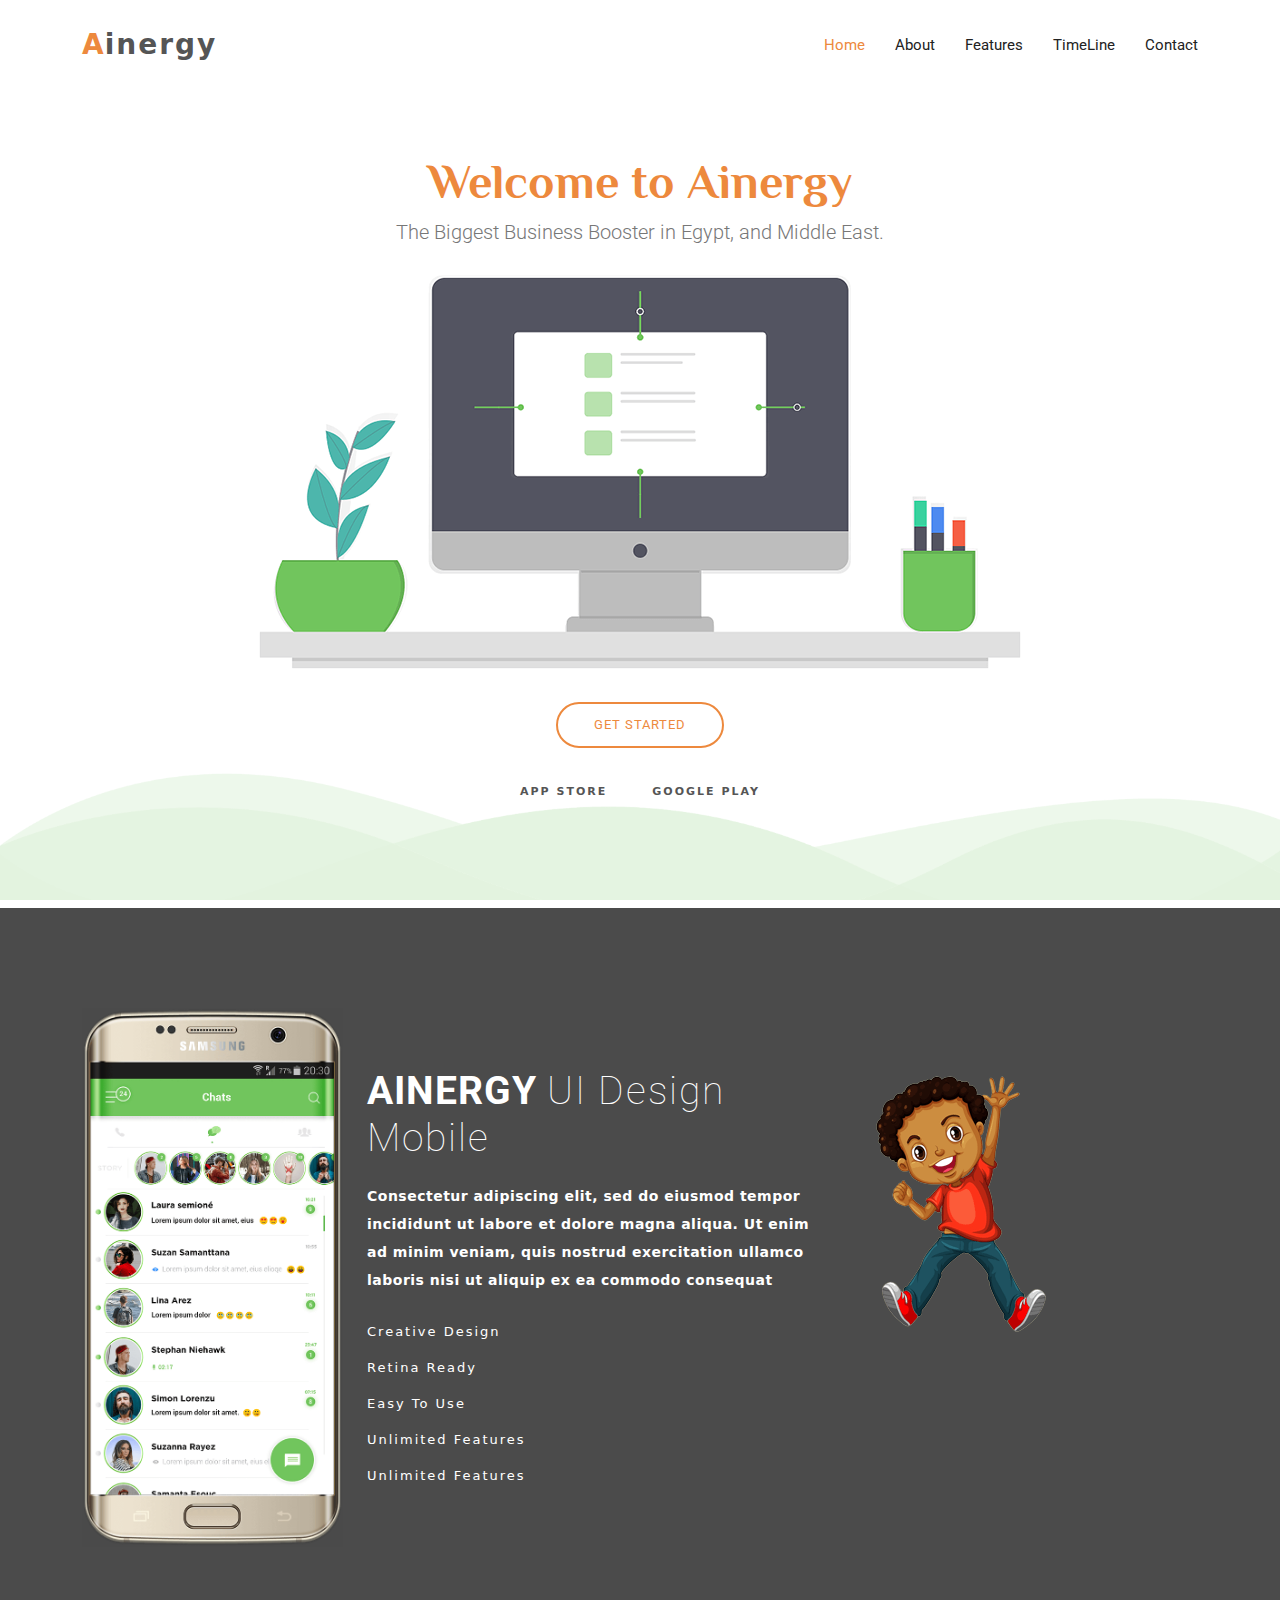
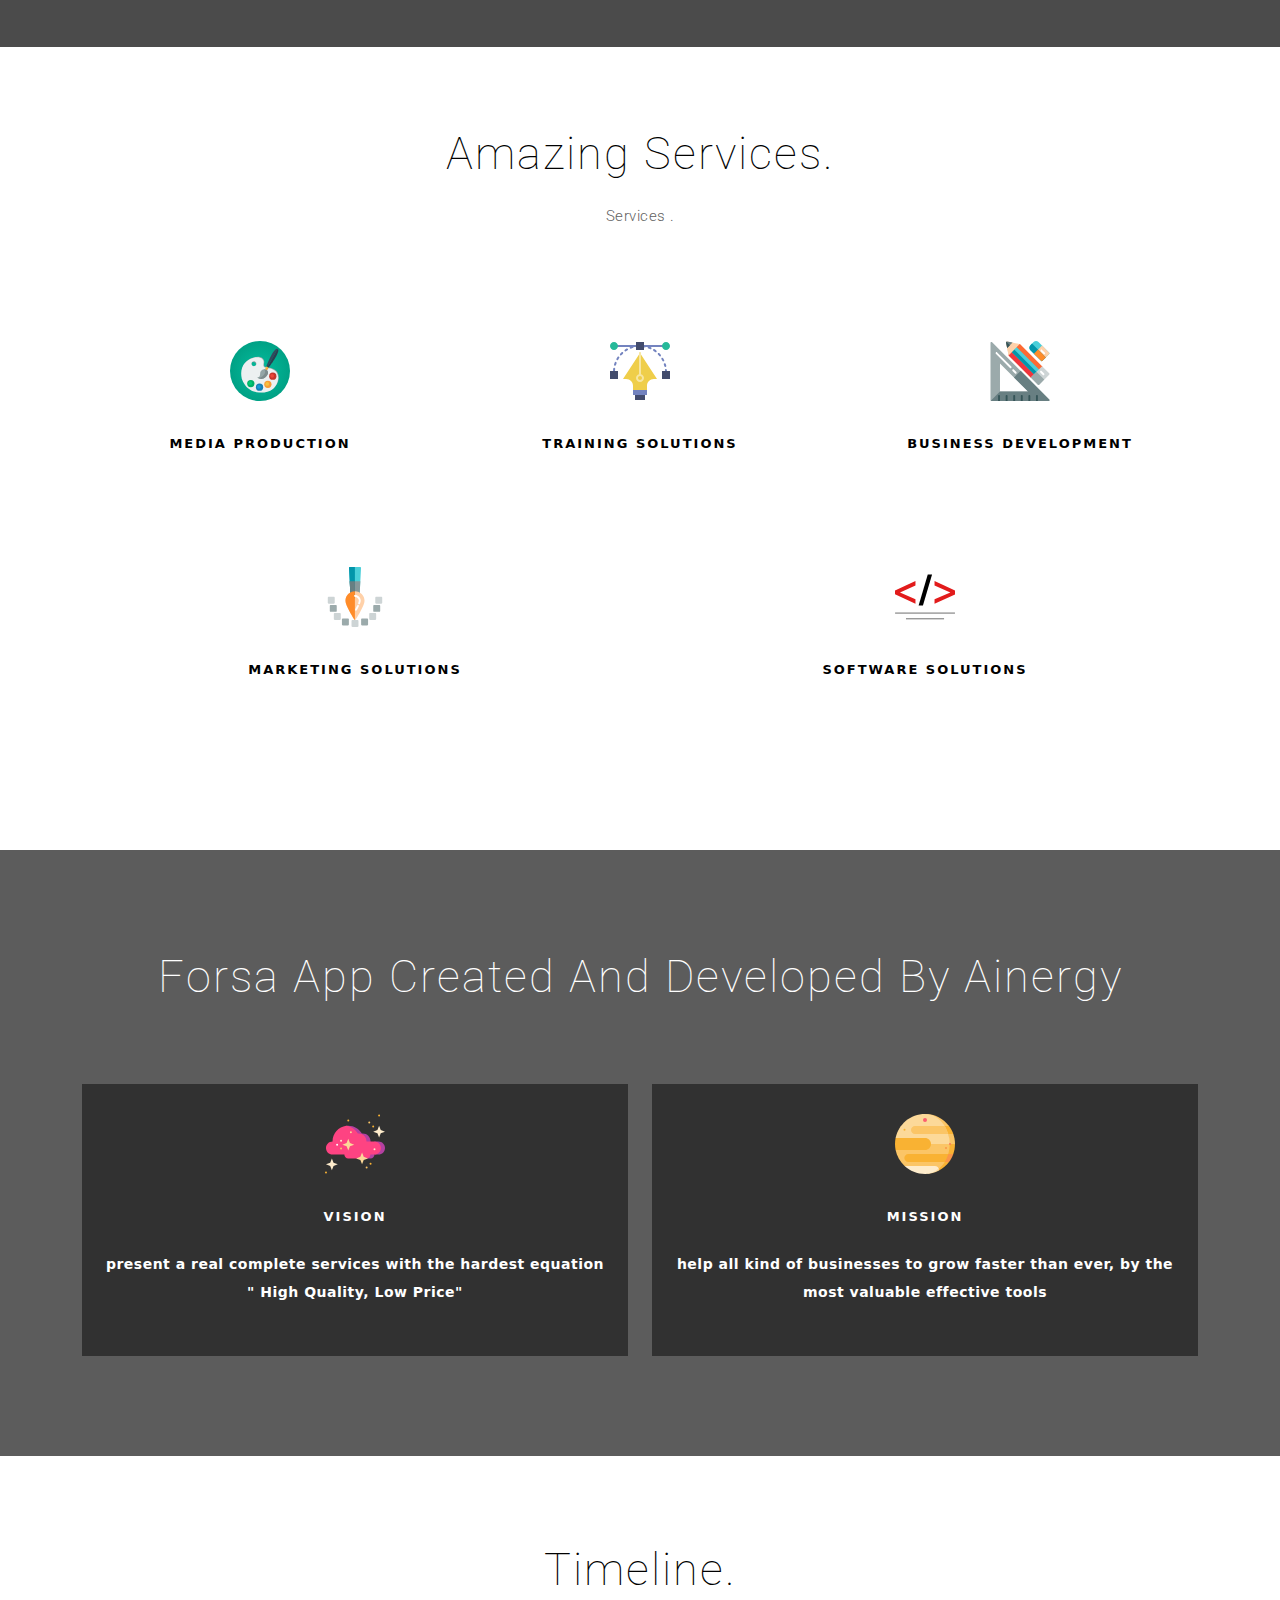
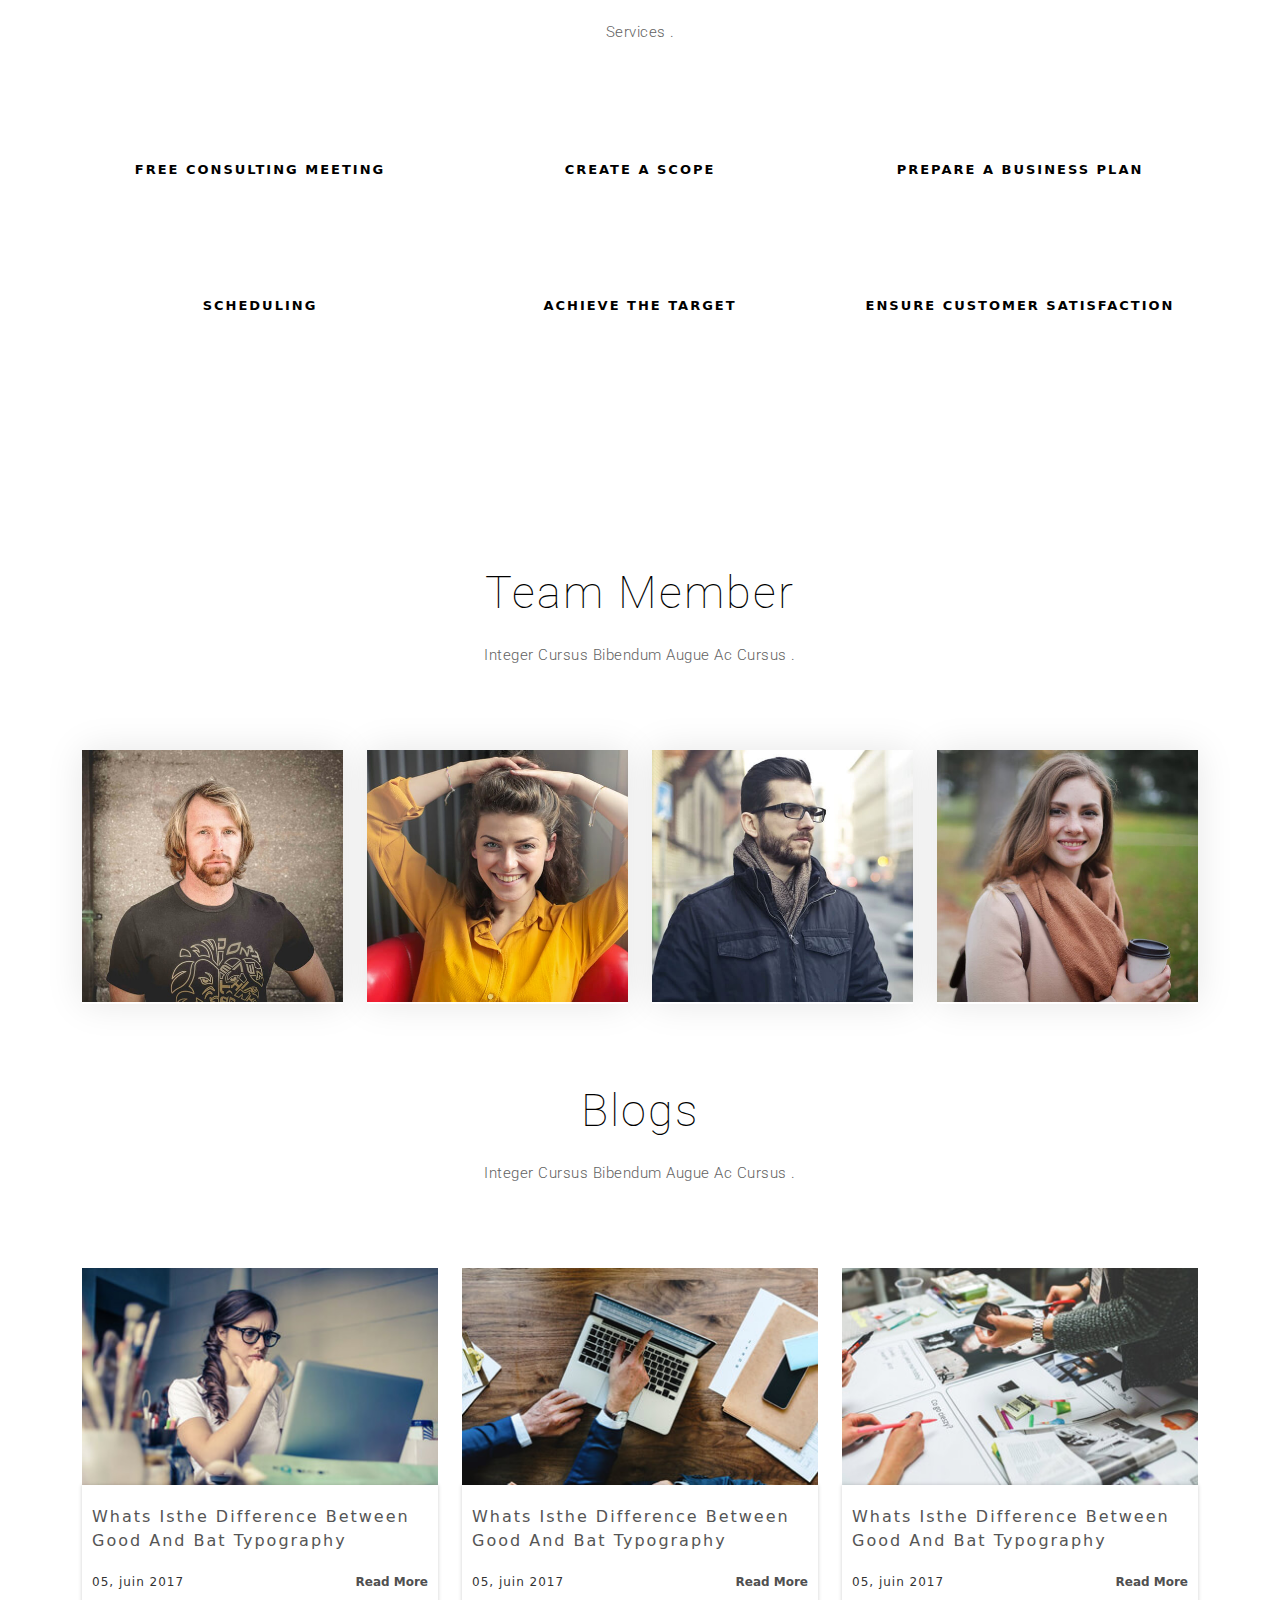
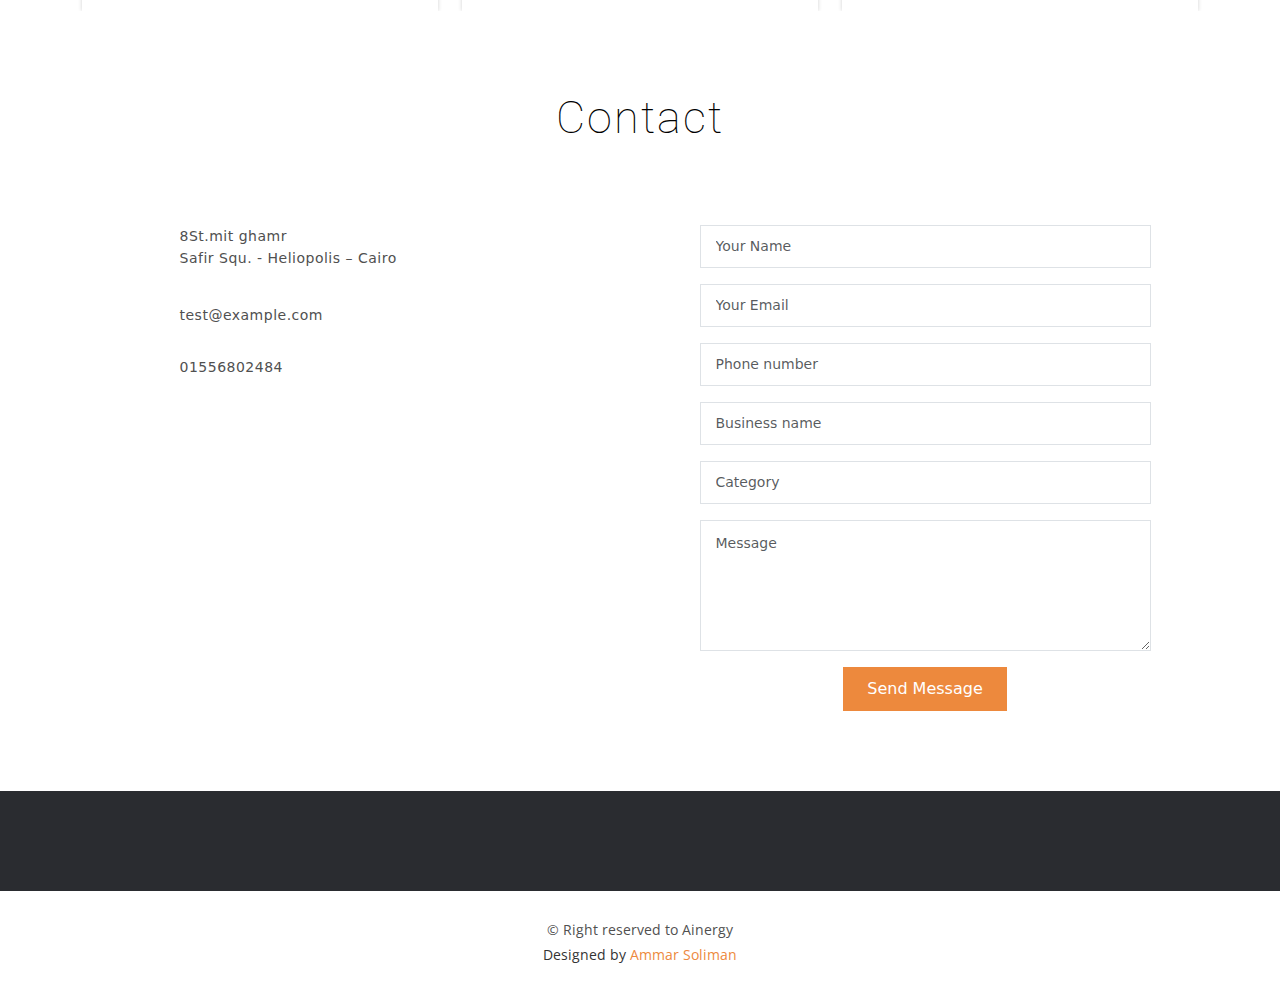
<file: ainergyegy/index.html>
<!DOCTYPE html>
<html lang="en">

<head>
  <meta charset="utf-8">
  <meta content="width=device-width, initial-scale=1.0" name="viewport">

  <title>Ainergy </title>
  <meta content="" name="description">
  <meta content="" name="keywords">
  <link
    href="https://fonts.googleapis.com/css?family=Open+Sans:300,300i,400,400i,700,700i|Roboto:100,300,400,500,700|Philosopher:400,400i,700,700i"
    rel="stylesheet">

  <link href="./css/bootstrap.min.css" rel="stylesheet">
  <link rel="stylesheet" href="style.css">

</head>

<body>
  <header id="header" class="header fixed-top d-flex align-items-center ">
    <div class="container d-flex align-items-center justify-content-between">

      <div id="logo">
        <h1><a href="index.html"><span>A</span>inergy</a></h1>
        
      </div>

      <nav id="navbar" class="navbar">
        <ul>
          <li><a class="nav-link scrollto active" href="#hero">Home</a></li>
          <li><a class="nav-link scrollto" href="#get-started">About</a></li>
          <li><a class="nav-link scrollto" href="#features">Features</a></li>


          <li><a class="nav-link scrollto" href="#timeline">TimeLine</a></li>

          <li><a class="nav-link scrollto" href="#contact">Contact</a></li>
        </ul>
        <i class="bi bi-list mobile-nav-toggle"></i>
      </nav>

    </div>
  </header>
  <section id="hero" class="mt-5">
    <div class="hero-container" data-aos="fade-in">
      <h1 data-aos="flip-left">Welcome to Ainergy
      </h1>
      <h2> The Biggest Business Booster in Egypt, and Middle East.
      </h2>
      <img src="./img/hero-img.png" alt="Hero Imgs" data-aos="flip-up" data-aos-delay="100">
      <a href="#get-started" class="btn-get-started scrollto">Get Started</a>
      <div class="btns">
        <a href="#"><i class="fa-brands fa-apple fa-2x"></i> App Store</a>
        <a href="#"><i class="fa fa-play fa-3x"></i> Google Play</a>
      </div>
    </div>
  </section>

  <main id="main">

    <section id="about-us" class="about-us padd-section">
      <div class="layout">

        <div class="container" data-aos="fade-up">
          <div class="row justify-content-center">

            <div class="col-md-4 col-lg-3 col-sm-4 about-img">
              <img src="./img/about-img.png" alt="About" data-aos="zoom-in" data-aos-delay="100">
            </div>

            <div class="col-md-6 col-lg-5">
              <div class="about-content" data-aos="fade-left" data-aos-delay="100">

                <h2><span>Ainergy</span>UI Design Mobile </h2>
                <p>Consectetur adipiscing elit, sed do eiusmod tempor incididunt ut labore et dolore magna aliqua. Ut
                  enim ad minim veniam, quis nostrud exercitation ullamco laboris nisi ut aliquip ex ea commodo
                  consequat
                </p>

                <ul class="list-unstyled">
                  <li><i class="vi bi-chevron-right"></i>Creative Design</li>
                  <li><i class="vi bi-chevron-right"></i>Retina Ready</li>
                  <li><i class="vi bi-chevron-right"></i>Easy to Use</li>
                  <li><i class="vi bi-chevron-right"></i>Unlimited Features</li>
                  <li><i class="vi bi-chevron-right"></i>Unlimited Features</li>
                </ul>

              </div>
            </div>
            <div class="col-md-2 col-lg-4 aboutpng">
              <img src="./img/about1.png" class="img-fluid" alt="">
            </div>
          </div>
        </div>
      </div>
    </section>
    <section id="features" class="padd-section text-center">
      <div class="scrollimage">
        <img src="./img/about2.png" alt="">
      </div>
      <div class="container" data-aos="fade-up">
        <div class="section-title text-center">
          <h2>Amazing Services.</h2>
          <p class="separator">Services .</p>
        </div>

        <div class="row" data-aos="fade-up" data-aos-delay="100">

          <div class="col-md-6 col-lg-4">
            <div class="feature-block">
              <img src="./img/paint-palette.svg" alt="img">
              <h4>Media Production</h4>
            </div>
          </div>

          <div class="col-md-6 col-lg-4">
            <div class="feature-block">
              <img src="./img/vector.svg" alt="img">
              <h4>Training Solutions</h4>
            </div>
          </div>

          <div class="col-md-6 col-lg-4">
            <div class="feature-block">
              <img src="./img/design-tool.svg" alt="img">
              <h4>Business Development</h4>
            </div>
          </div>


          <div class="col-md-6 col-lg-6">
            <div class="feature-block">
              <img src="./img/pixel.svg" alt="img">
              <h4>Marketing Solutions</h4>
            </div>
          </div>

          <div class="col-md-6 col-lg-6">
            <div class="feature-block">
              <img src="./img/code.svg" alt="img">
              <h4>Software Solutions </h4>
            </div>
          </div>

        </div>
      </div>
    </section>
    <section id="get-started" class="padd-section text-center">
      <div class="layout">
        <div class="container" data-aos="fade-up">
          <div class="section-title text-center">

            <h2>Forsa App Created and Developed by Ainergy </h2>

          </div>
        </div>

        <div class="container">
          <div class="row">

            <div class="col-md-6 col-lg-6" data-aos="zoom-in" data-aos-delay="100">
              <div class="feature-block">

                <img src="./img/cloud.svg" alt="img">
                <h4>Vision</h4>
                <p> present a real complete services with the hardest equation " High
                  Quality, Low Price" </p>
              </div>
            </div>
            <div class="col-md-6 col-lg-6" data-aos="zoom-in" data-aos-delay="200">
              <div class="feature-block">
                <img src="./img/planet.svg" alt="img">
                <h4>Mission</h4>
                <p>help all kind of businesses to grow faster than ever, by the most
                  valuable effective tools </p>
              </div>
            </div>
          </div>
        </div>
      </div>
    </section>
    <section id="features" class="padd-section text-center">

      <div class="container" id="timeline" data-aos="fade-up">
        <div class="section-title text-center">
          <h2>Timeline.</h2>
          <p class="separator">Services .</p>
        </div>

        <div class="row" data-aos="fade-up" data-aos-delay="100">

          <div class="col-md-6 col-lg-4">
            <div class="feature-block">
              <i class="fa-solid fa-handshake fa-3x"></i>
              <h4>Free consulting meeting</h4>
            </div>
          </div>

          <div class="col-md-6 col-lg-4">
            <div class="feature-block">
              <i class="fa-solid fa-microscope fa-3x"></i>
              <h4> Create a scope
              </h4>
            </div>
          </div>

          <div class="col-md-6 col-lg-4">
            <div class="feature-block">
              <i class="fa-solid fa-paper-plane fa-3x"></i>
              <h4> Prepare a business plan
              </h4>
            </div>
          </div>


          <div class="col-md-6 col-lg-4">
            <div class="feature-block">
              <i class="fa-solid fa-calendar-days fa-3x"></i>
              <h4>Scheduling</h4>
            </div>
          </div>

          <div class="col-md-6 col-lg-4">
            <div class="feature-block">
              <i class="fa-solid fa-bullseye fa-3x"></i>
              <h4>Achieve the target </h4>
            </div>
          </div>
          <div class="col-md-6 col-lg-4">
            <div class="feature-block">
              <i class="fa-solid fa-users fa-3x"></i>
              <h4>Ensure customer satisfaction </h4>
            </div>
          </div>
        </div>
      </div>
    </section>
    <section id="team" class="padd-section text-center">

      <div class="container" data-aos="fade-up">
        <div class="section-title text-center">

          <h2>Team Member</h2>
          <p class="separator">Integer cursus bibendum augue ac cursus .</p>
        </div>

        <div class="row">

          <div class="col-md-6 col-md-4 col-lg-3" data-aos="zoom-in" data-aos-delay="100">
            <div class="team-block bottom">
              <img src="./img/1.jpg" class="img-responsive" alt="img">
              <div class="team-content">
                <ul class="list-unstyled">
                  <li><a href="#"><i class="bi bi-facebook"></i></a></li>
                  <li><a href="#"><i class="bi bi-twitter"></i></a></li>
                  <li><a href="#"><i class="bi bi-linkedin"></i></a></li>
                </ul>
                <span>manager</span>
                <h4>Kimberly Tran</h4>
              </div>
            </div>
          </div>

          <div class="col-md-6 col-md-4 col-lg-3" data-aos="zoom-in" data-aos-delay="200">
            <div class="team-block bottom">
              <img src="./img/2.jpg" class="img-responsive" alt="img">
              <div class="team-content">
                <ul class="list-unstyled">
                  <li><a href="#"><i class="bi bi-facebook"></i></a></li>
                  <li><a href="#"><i class="bi bi-twitter"></i></a></li>
                  <li><a href="#"><i class="bi bi-linkedin"></i></a></li>
                </ul>
                <span>manager</span>
                <h4>Kimberly Tran</h4>
              </div>
            </div>
          </div>

          <div class="col-md-6 col-md-4 col-lg-3" data-aos="zoom-in" data-aos-delay="300">
            <div class="team-block bottom">
              <img src="./img/3.jpg" class="img-responsive" alt="img">
              <div class="team-content">
                <ul class="list-unstyled">
                  <li><a href="#"><i class="bi bi-facebook"></i></a></li>
                  <li><a href="#"><i class="bi bi-twitter"></i></a></li>
                  <li><a href="#"><i class="bi bi-linkedin"></i></a></li>
                </ul>
                <span>manager</span>
                <h4>Kimberly Tran</h4>
              </div>
            </div>
          </div>

          <div class="col-md-6 col-md-4 col-lg-3" data-aos="zoom-in" data-aos-delay="400">
            <div class="team-block bottom">
              <img src="./img/4.jpg" class="img-responsive" alt="img">
              <div class="team-content">
                <ul class="list-unstyled">
                  <li><a href="#"><i class="bi bi-facebook"></i></a></li>
                  <li><a href="#"><i class="bi bi-twitter"></i></a></li>
                  <li><a href="#"><i class="bi bi-linkedin"></i></a></li>
                </ul>
                <span>manager</span>
                <h4>Kimberly Tran</h4>
              </div>
            </div>
          </div>

        </div>
      </div>
    </section>
    <section id="blog" class="padd-sectio">

      <div class="container" data-aos="fade-up">
        <div class="section-title text-center">

          <h2>Blogs</h2>
          <p class="separator">Integer cursus bibendum augue ac cursus .</p>
        </div>

        <div class="row" data-aos="fade-up" data-aos-delay="100">

          <div class="col-md-6 col-lg-4">
            <div class="block-blog text-left">
              <a href="#"><img src="./img/blog-image-1.jpg" alt="img"></a>
              <div class="content-blog">
                <h4><a href="#">whats isthe difference between good and bat typography</a></h4>
                <span>05, juin 2017</span>
                <a class="float-end readmore" href="#">read more</a>
              </div>
            </div>
          </div>

          <div class="col-md-6 col-lg-4">
            <div class="block-blog text-left">
              <a href="#"><img src="./img/blog-image-2.jpg" class="img-responsive" alt="img"></a>
              <div class="content-blog">
                <h4><a href="#">whats isthe difference between good and bat typography</a></h4>
                <span>05, juin 2017</span>
                <a class="float-end readmore" href="#">read more</a>
              </div>
            </div>
          </div>

          <div class="col-md-6 col-lg-4">
            <div class="block-blog text-left">
              <a href="#"><img src="./img/blog-image-3.jpg" class="img-responsive" alt="img"></a>
              <div class="content-blog">
                <h4><a href="#">whats isthe difference between good and bat typography</a></h4>
                <span>05, juin 2017</span>
                <a class="float-end readmore" href="#">read more</a>
              </div>
            </div>
          </div>

        </div>
      </div>
    </section> 
    <section id="contact" class="padd-section">

      <div class="container" data-aos="fade-up">
        <div class="section-title text-center">
          <h2>Contact</h2>
        </div>

        <div class="row justify-content-center" data-aos="fade-up" data-aos-delay="100">

          <div class="col-lg-6 col-md-4">

            <div class="info">
              <div>
                <i class="bi bi-geo-alt"></i>
                <p>8St.mit ghamr <br> Safir Squ. - Heliopolis – Cairo</p>
              </div>

              <div class="email">
                <i class="bi bi-envelope"></i>
                <p>test@example.com</p>
              </div>

              <div>
                <i class="bi bi-phone"></i>
                <p>01556802484</p>
              </div>
            </div>

            <div class="social-links">
              <iframe
                src="https://www.google.com/maps/embed?pb=!1m18!1m12!1m3!1d27443.241543036132!2d31.22491780432187!3d30.70700743167966!2m3!1f0!2f0!3f0!3m2!1i1024!2i768!4f13.1!3m3!1m2!1s0x14f7c1c2deeced23%3A0xc3b43fe0733da735!2sMit%20Ghamr%2C%20Madinet%20Mit%20Ghamr%20(Include%20Daqados)%2C%20Mit%20Ghamr%2C%20Dakahlia%20Governorate!5e0!3m2!1sen!2seg!4v1684418840266!5m2!1sen!2seg"
                style="border:0;" allowfullscreen="" loading="lazy"
                referrerpolicy="no-referrer-when-downgrade"></iframe>
            </div>

          </div>

          <div class="col-lg-5 col-md-8">
            <div class="form">
              <form action="forms/contact.php" method="post" role="form" class="php-email-form">
                <div class="form-group">
                  <input type="text" name="name" class="form-control" id="name" placeholder="Your Name" required>
                </div>
                <div class="form-group mt-3">
                  <input type="email" class="form-control" name="email" id="email" placeholder="Your Email" required>
                </div>
                <div class="form-group mt-3">
                  <input type="text" class="form-control" name="subject" id="subject" placeholder="Phone number"
                    required>
                </div>
                <div class="form-group mt-3">
                  <input type="text" class="form-control" name="subject" id="subject" placeholder="Business name"
                    required>
                </div>
                <div class="form-group mt-3">
                  <input type="text" class="form-control" name="subject" id="subject" placeholder="Category" required>
                </div>
                <div class="form-group mt-3">
                  <textarea class="form-control" name="message" rows="5" placeholder="Message" required></textarea>
                </div>
                <div class="my-3">
                  <div class="loading">Loading</div>
                  <div class="error-message"></div>
                  <div class="sent-message">Your message has been sent. Thank you!</div>
                </div>
                <div class="text-center"><button type="submit">Send Message</button></div>
              </form>
            </div>
          </div>
        </div>
      </div>
    </section><!-- End Contact Section -->

  </main><!-- End #main -->

  <!-- ======= Footer ======= -->
  <footer class="footer">


    <div class="copyrights">
      <div class="container">
        <p>&copy; Right reserved to Ainergy</p>
        <div class="credits">
          Designed by <a href="https://www.linkedin.com/in/ammar-soliman-410ba6281?utm_source=share&utm_campaign=share_via&utm_content=profile&utm_medium=android_app">Ammar Soliman</a>
        </div>
      </div>
    </div>

  </footer>

  <a href="#" class="back-to-top d-flex align-items-center justify-content-center"><i
      class="bi bi-arrow-up-short"></i></a>
  <script src="./js/bootstrap.bundle.js"></script>

</body>

</html>
</file>
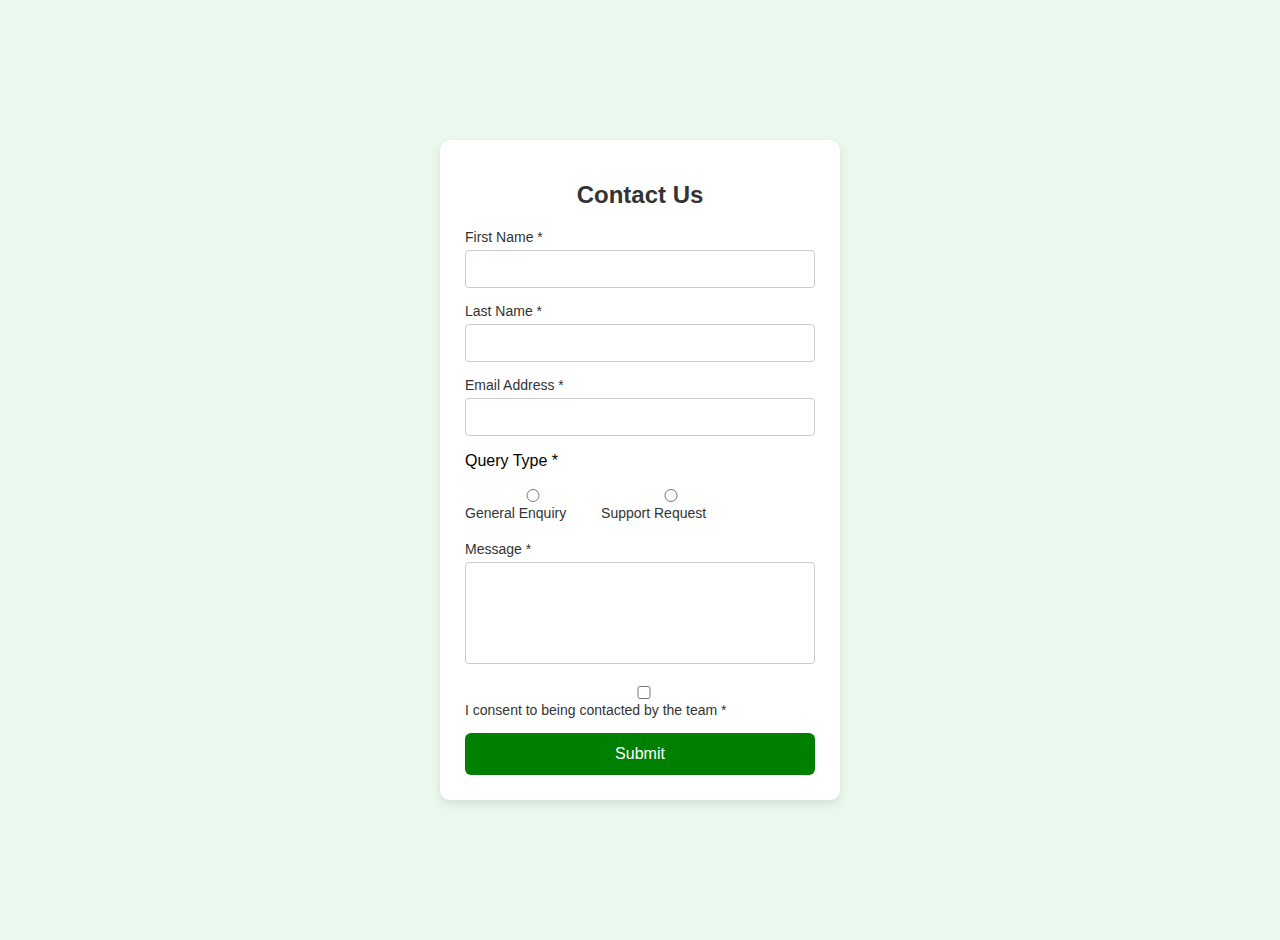
<file: contact us/index.html>
<!DOCTYPE html>
<html lang="en">
<head>
    <meta charset="UTF-8">
    <meta name="viewport" content="width=device-width, initial-scale=1.0">
    <title>Contact Us</title>
    <link rel="stylesheet" href="styel.css">
</head>
<body>
    <div class="contact-form-container">
        <form class="contact-form">
            <h1>Contact Us</h1>
            <div class="form-group">
                <label for="first-name">First Name *</label>
                <input type="text" id="first-name" name="first-name" required>
            </div>
            <div class="form-group">
                <label for="last-name">Last Name *</label>
                <input type="text" id="last-name" name="last-name" required>
            </div>
            <div class="form-group">
                <label for="email">Email Address *</label>
                <input type="email" id="email" name="email" required>
            </div>
            <div class="form-group">
                <p>Query Type *</p>
                <div class="radio-group">
                    <label>
                        <input type="radio" name="query-type" value="general" required>
                        General Enquiry
                    </label>
                    <label>
                        <input type="radio" name="query-type" value="support" required>
                        Support Request
                    </label>
                </div>
            </div>
            <div class="form-group">
                <label for="message">Message *</label>
                <textarea id="message" name="message" rows="5" required></textarea>
            </div>
            <div class="form-group">
                <label>
                    <input type="checkbox" name="consent" required>
                    I consent to being contacted by the team *
                </label>
            </div>
            <button type="submit" class="submit-btn">Submit</button>
        </form>
    </div>
</body>
</html>
</file>
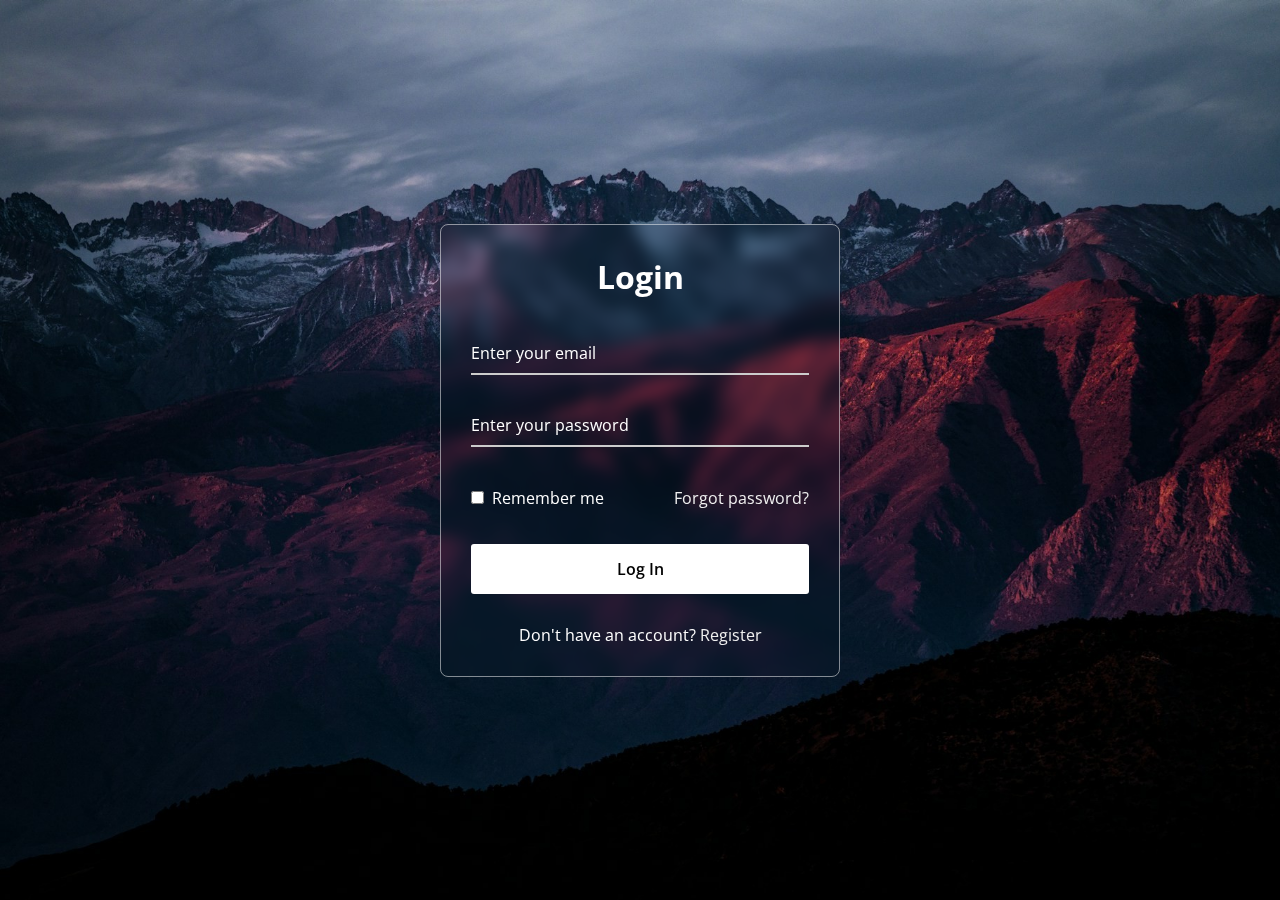
<file: Login Form/index.html>
<!DOCTYPE html>
<html>
<head>
  <meta charset="UTF-8">
  <meta name="viewport" content="width=device-width, initial-scale=1.0">
  <title>Glassmorphism Login Form | CodingNepal</title>
  <link rel="stylesheet" href="styel.css">
</head>
<body>
  <div class="wrapper">
    <form action="#">
      <h2>Login</h2>
        <div class="input-field">
        <input type="text" required>
        <label>Enter your email</label>
      </div>
      <div class="input-field">
        <input type="password" required>
        <label>Enter your password</label>
      </div>
      <div class="forget">
        <label for="remember">
          <input type="checkbox" id="remember">
          <p>Remember me</p>
        </label>
        <a href="#">Forgot password?</a>
      </div>
      <button type="submit">Log In</button>
      <div class="register">
        <p>Don't have an account? <a href="#">Register</a></p>
      </div>
    </form>
  </div>
</body>
</html>
</file>
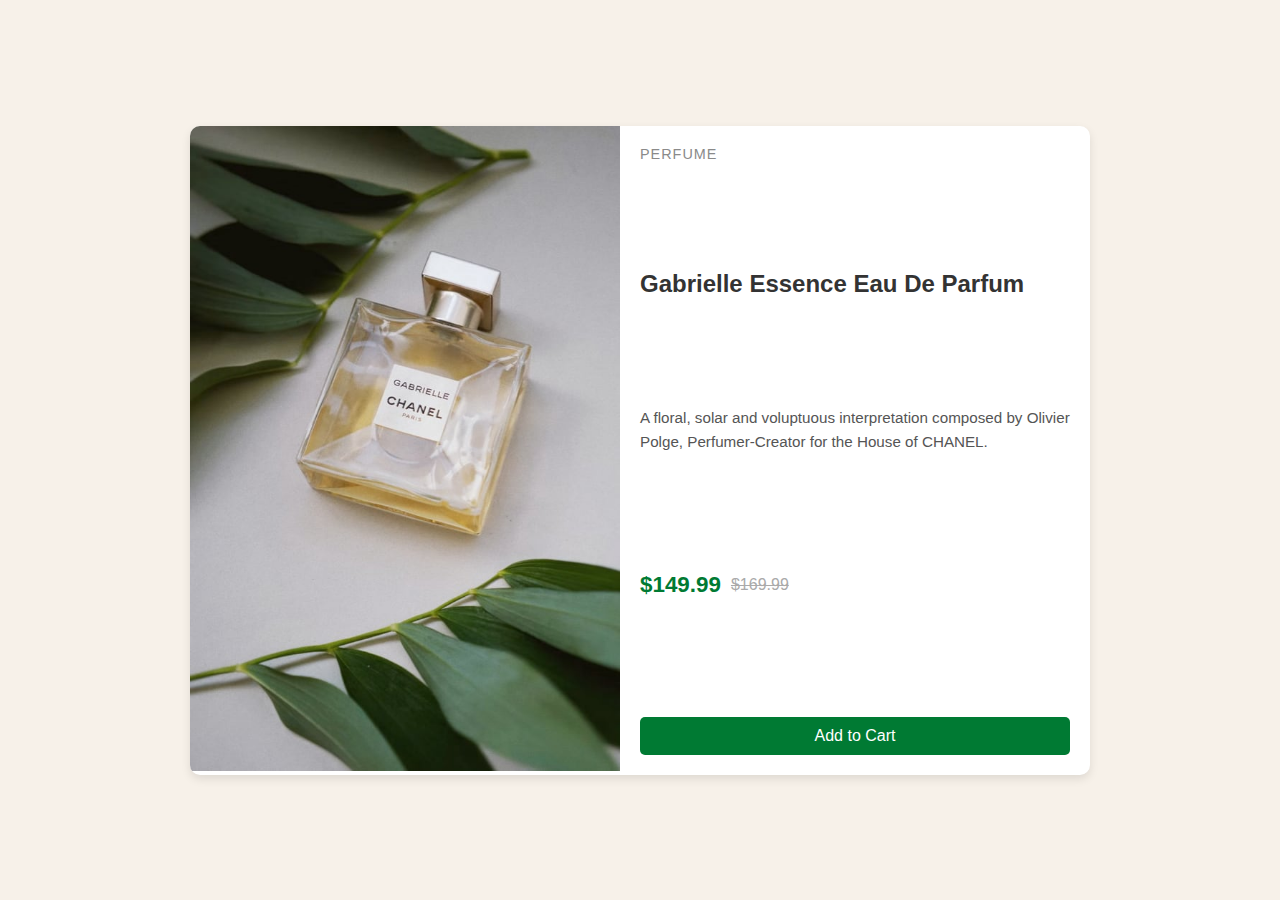
<file: Producer/index.html>
<!DOCTYPE html>
<html lang="en">
<head>
  <meta charset="UTF-8">
  <meta name="viewport" content="width=device-width, initial-scale=1.0">
  <title>Perfume Product Card</title>
  <link rel="stylesheet" href="styel.css">
</head>
<body>
  <div class="product-card">
    <div class="product-image">
      <img src="./img/image-product-desktop.jpg" alt="Gabrielle Essence Eau De Parfum">
    </div>
    <div class="product-details">
      <p class="product-category">PERFUME</p>
      <h1 class="product-title">Gabrielle Essence Eau De Parfum</h1>
      <p class="product-description">
        A floral, solar and voluptuous interpretation composed by Olivier Polge, Perfumer-Creator for the House of CHANEL.
      </p>
      <div class="product-pricing">
        <span class="current-price">$149.99</span>
        <span class="original-price">$169.99</span>
      </div>
      <button class="add-to-cart">Add to Cart</button>
    </div>
  </div>
</body>
</html>
</file>
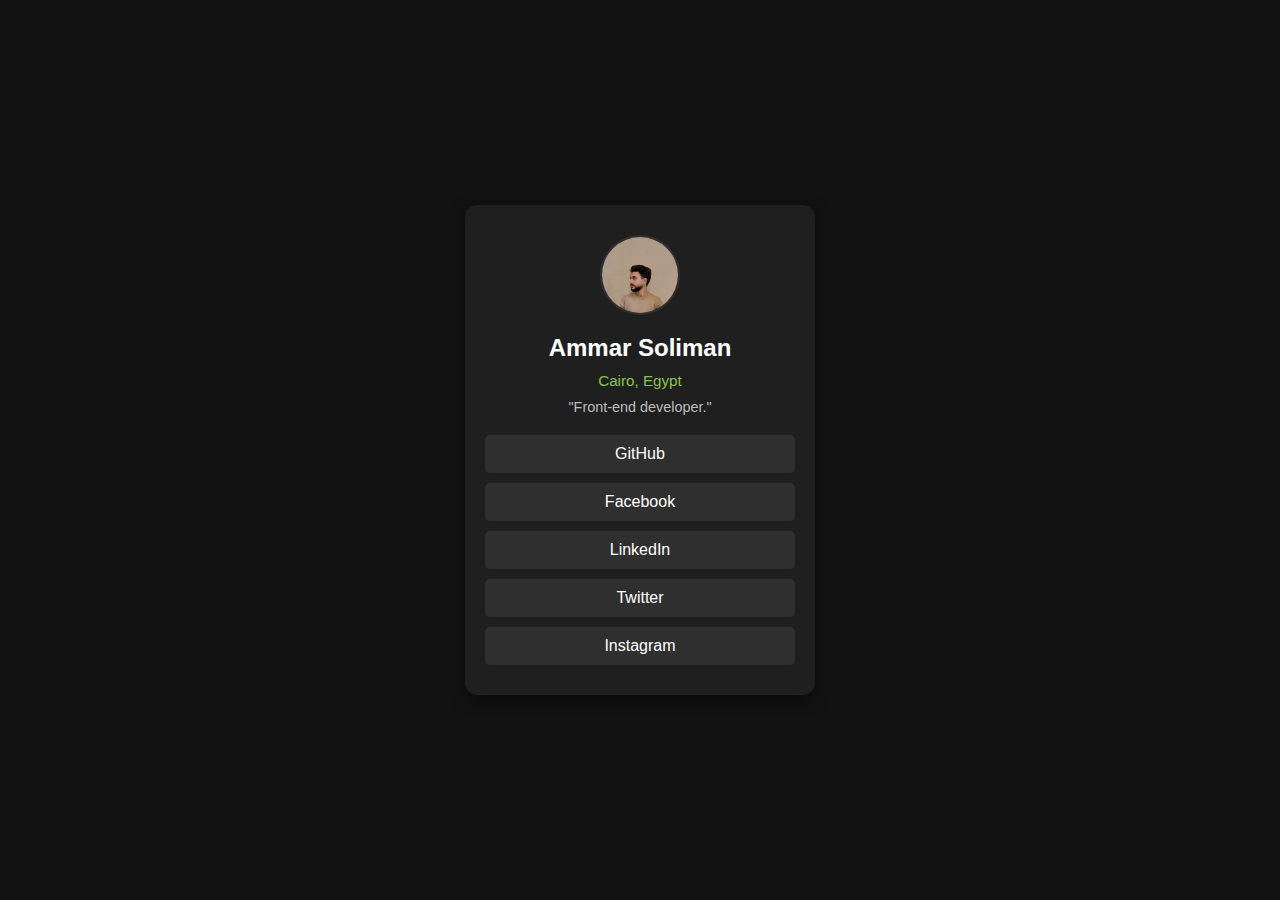
<file: Social/index.html>
<!DOCTYPE html>
<html lang="en">
<head>
  <meta charset="UTF-8">
  <meta name="viewport" content="width=device-width, initial-scale=1.0">
  <title>Responsive Profile Card</title>
  <link rel="stylesheet" href="styel.css">
</head>
<body>
  <div class="profile-card">
    <div class="profile-image">
      <img src="./img/1.jpg" alt="Jessica Randall">
    </div>
    <h1 class="profile-name">Ammar Soliman</h1>
    <p class="profile-location">Cairo, Egypt</p>
    <p class="profile-bio">"Front-end developer."</p>
    <div class="profile-links">
      <a href="#" class="btn">GitHub</a>
      <a href="#" class="btn">Facebook</a>
      <a href="#" class="btn">LinkedIn</a>
      <a href="#" class="btn">Twitter</a>
      <a href="#" class="btn">Instagram</a>
    </div>
  </div>
</body>
</html>
</file>
<file: ainergyegy/style.css>
body {
  background-color: #fff;
  color: #333;
}

h1,
h2,
h3,
h4,
h5,
h6 {
  margin: 0;
}

h2 {
  color: #000;
  font-weight: 600;
}

h4 {
  color: #000;
  font-size: 13px;
  font-weight: 700;
  letter-spacing: 2px;
  text-transform: uppercase;
  line-height: 2;
}

h5 {
  color: #626262;
  font-size: 14px;
  font-weight: 500;
}

a {
  letter-spacing: 2px;
  text-decoration: none;
  color: #ed893d;
}

a:hover {
  color: #92d283;
}
ul {
  letter-spacing: 1px;
}

li {
  color: #626262;
  font-size: 13px;
  font-weight: 400;
  letter-spacing: 2px;
  line-height: 30px;
  text-transform: capitalize;
}

p {
  color: #505050;
  font-size: 14px;
  font-weight: 300;
  letter-spacing: 0.5px;
  line-height: 2;
  margin-bottom: 20px;
}

span {
  letter-spacing: 1px;
}

.container-full {
  padding-left: 0;
  padding-right: 0;
}

.btn {
  border: 1px solid #fff;
  border-radius: 50px;
  color: #fff;
  font-size: 11px;
  font-weight: 600;
  padding: 15px 40px;
  text-transform: uppercase;
  transition: all 0.5s ease-in-out 0s;
}

.btn-default:hover {
  color: #fff;
  background-color: #e6e6e6;
  border-color: #adadad;
}

.fa {
  text-decoration: none;
  font-size: 13px;
}
.back-to-top {
  position: fixed;
  visibility: hidden;
  opacity: 0;
  right: 15px;
  bottom: 15px;
  z-index: 996;
  background: #ed893d;
  width: 40px;
  height: 40px;
  border-radius: 4px;
  transition: all 0.4s;
}

.back-to-top i {
  font-size: 28px;
  color: #fff;
  line-height: 0;
}

.back-to-top:hover {
  background: #8bd07b;
  color: #fff;
}

.back-to-top.active {
  visibility: visible;
  opacity: 1;
}
#header {
  background: #fff;
  z-index: 997;
  transition: all 0.5s ease;
  padding: 20px 0;
}

#header #logo h1 {
  color: #505050;
  font-size: 28px;
  font-weight: 600;
  letter-spacing: 1px;
  margin: 0;
}

#header #logo h1 a {
  color: #555;
  display: inline-block;
  text-decoration: none;
}

#header #logo h1 a span {
  color: #ed893d;
}

#header #logo img {
  padding: 0;
  margin: 0;
}

#header.header-scrolled {
  background: #fff;
  box-shadow: 0 3px 7px rgba(0, 0, 0, 0.1);
  padding: 12px 0;
}
.navbar {
  padding: 0;
}

.navbar ul {
  margin: 0;
  padding: 0;
  display: flex;
  list-style: none;
  align-items: center;
}

.navbar li {
  position: relative;
}

.navbar a,
.navbar a:focus {
  display: flex;
  align-items: center;
  justify-content: space-between;
  padding: 10px 0 10px 30px;
  font-family: "Roboto", sans-serif;
  font-size: 15px;
  color: #222;
  white-space: nowrap;
  transition: 0.3s;
  letter-spacing: 0;
}

.navbar a i,
.navbar a:focus i {
  font-size: 12px;
  line-height: 0;
  margin-left: 5px;
}

.navbar a:hover,
.navbar .active,
.navbar .active:focus,
.navbar li:hover>a {
  color: #ed893d;
}

.navbar .dropdown ul {
  display: block;
  position: absolute;
  left: 14px;
  top: calc(100% + 30px);
  margin: 0;
  padding: 10px 0;
  z-index: 99;
  opacity: 0;
  visibility: hidden;
  background: #fff;
  box-shadow: 0px 0px 30px rgba(127, 137, 161, 0.25);
  transition: 0.3s;
  border-radius: 4px;
}

.navbar .dropdown ul li {
  min-width: 200px;
}

.navbar .dropdown ul a {
  padding: 10px 20px;
  text-transform: none;
}

.navbar .dropdown ul a i {
  font-size: 12px;
}

.navbar .dropdown ul a:hover,
.navbar .dropdown ul .active:hover,
.navbar .dropdown ul li:hover>a {
  color: #ed893d;
}

.navbar .dropdown:hover>ul {
  opacity: 1;
  top: 100%;
  visibility: visible;
}

.navbar .dropdown .dropdown ul {
  top: 0;
  left: calc(100% - 30px);
  visibility: hidden;
}

.navbar .dropdown .dropdown:hover>ul {
  opacity: 1;
  top: 0;
  left: 100%;
  visibility: visible;
}

@media (max-width: 1366px) {
  .navbar .dropdown .dropdown ul {
    left: -90%;
  }

  .navbar .dropdown .dropdown:hover>ul {
    left: -100%;
  }
}


.mobile-nav-toggle {
  color: #222;
  font-size: 28px;
  cursor: pointer;
  display: none;
  line-height: 0;
  transition: 0.5s;
}

.mobile-nav-toggle.bi-x {
  color: #fff;
}

@media (max-width: 991px) {
  .mobile-nav-toggle {
    display: block;
  }

  .navbar ul {
    display: none;
  }
}

.navbar-mobile {
  position: fixed;
  overflow: hidden;
  top: 0;
  right: 0;
  left: 0;
  bottom: 0;
  background: rgba(34, 34, 34, 0.9);
  transition: 0.3s;
  z-index: 999;
}

.navbar-mobile .mobile-nav-toggle {
  position: absolute;
  top: 15px;
  right: 15px;
}

.navbar-mobile ul {
  display: block;
  position: absolute;
  top: 55px;
  right: 15px;
  bottom: 15px;
  left: 15px;
  padding: 10px 0;
  border-radius: 6px;
  background-color: #fff;
  overflow-y: auto;
  transition: 0.3s;
}

.navbar-mobile a,
.navbar-mobile a:focus {
  padding: 10px 20px;
  font-size: 15px;
  color: #222;
}

.navbar-mobile a:hover,
.navbar-mobile .active,
.navbar-mobile li:hover>a {
  color: #ed893d;
}

.navbar-mobile .getstarted,
.navbar-mobile .getstarted:focus {
  margin: 15px;
}

.navbar-mobile .dropdown ul {
  position: static;
  display: none;
  margin: 10px 20px;
  padding: 10px 0;
  z-index: 99;
  opacity: 1;
  visibility: visible;
  background: #fff;
  box-shadow: 0px 0px 30px rgba(127, 137, 161, 0.25);
}

.navbar-mobile .dropdown ul li {
  min-width: 200px;
}

.navbar-mobile .dropdown ul a {
  padding: 10px 20px;
}

.navbar-mobile .dropdown ul a i {
  font-size: 12px;
}

.navbar-mobile .dropdown ul a:hover,
.navbar-mobile .dropdown ul .active:hover,
.navbar-mobile .dropdown ul li:hover>a {
  color: #ed893d;
}

.navbar-mobile .dropdown>.dropdown-active {
  display: block;
}


#hero {
  width: 100%;
  height: calc(100vh - 40px);
  background: url(./img/hero-bg.png) center bottom no-repeat;

  background-size: 100%;
  position: relative;
  background-attachment: fixed;
  margin-top: 40px;
}

@media (min-width: 1025px) {
  #hero {
    background-attachment: fixed;
  }
}

@media (min-width: 1025px) and (max-height: 768px) {
  #hero {
    height: 110vh;
  }
}

@media (max-height: 600px) {
  #hero {
    height: 200vh;
  }
}

#hero .hero-container {
  position: absolute;
  bottom: 0;
  top: 0;
  left: 0;
  right: 0;
  display: flex;
  justify-content: center;
  align-items: center;
  flex-direction: column;
  text-align: center;
}

#hero h1 {
  margin: 0 0 10px 0;
  font-size: 48px;
  font-weight: 700;
  line-height: 56px;
  font-family: "Philosopher", sans-serif;
  color: #ed893d;

}

@media (max-width: 768px) {
  #hero h1 {
    font-size: 28px;
    line-height: 36px;
  }
}

#hero h2 {
  color: #777;
  margin-bottom: 30px;
  font-size: 20px;
  font-family: "Roboto", sans-serif;
  font-weight: 300;
}

@media (max-width: 768px) {
  #hero h2 {
    font-size: 18px;
    line-height: 24px;
    margin-bottom: 30px;
  }
}

#hero img {
  max-width: 95%;
  margin-bottom: 30px;
  position: relative;
  animation-name: moveRightLeft;
  animation-duration: 3s;
  animation-iteration-count: infinite;
  animation-direction: alternate;

}

#hero .btn-get-started {
  font-family: "Roboto", sans-serif;
  text-transform: uppercase;
  font-weight: 400;
  font-size: 13px;
  letter-spacing: 1px;
  display: inline-block;
  padding: 11px 36px;
  border-radius: 50px;
  transition: 0.5s;
  margin-bottom: 30px;
  border: 2px solid #ed893d;
  background: #fff;
  color: #ed893d;
  text-decoration: none;
}

#hero .btn-get-started:hover {
  background: #ed893d;
  color: #fff;
}

#hero .btns a {
  color: #555;
  font-size: 11px;
  font-weight: 600;
  text-transform: uppercase;
  margin: 4px 20px;
  text-decoration: none;
  transition: 0.3s;
}

@media (max-width: 575px) {
  #hero .btns a {
    margin: 4px 8px;
  }
}

#hero .btns a:hover {
  color: #ed893d;
}

section {
  overflow: hidden;
}

.padd-section {
  padding-bottom: 80px;
  padding-top: 80px;
}

@media (max-width: 992px) {
  .padd-section {
    padding-top: 40px;
    padding-bottom: 40px;
  }
}

.section-title {
  margin-bottom: 80px;
}

@media (max-width: 992px) {
  .section-title {
    margin-bottom: 40px;
  }
}

.section-title h2 {
  font-family: "Roboto", sans-serif;
  font-size: 45px;
  font-weight: 100;
  letter-spacing: 2px;
  margin-bottom: 20px;
  text-transform: capitalize;
}

.section-title .separator {
  margin: 0;
}

.separator {
  color: #626262;
  font-family: "Roboto", sans-serif;
  font-size: 15px;
  font-weight: 300;
  margin-bottom: 30px;
  text-transform: capitalize;
}

.breadcrumbs {
  padding: 20px 0;
  background-color: #f5fbf3;
  min-height: 40px;
  margin-top: 82px;
}

@media (max-width: 992px) {
  .breadcrumbs {
    margin-top: 68px;
  }
}

.breadcrumbs h2 {
  font-size: 24px;
  font-weight: 300;
  margin: 0;
}

@media (max-width: 992px) {
  .breadcrumbs h2 {
    margin: 0 0 10px 0;
  }
}

.breadcrumbs ol {
  display: flex;
  flex-wrap: wrap;
  list-style: none;
  padding: 0;
  margin: 0;
}

.breadcrumbs ol li {
  letter-spacing: 0;
  font-size: 14px;
}

.breadcrumbs ol li+li {
  padding-left: 10px;
}

.breadcrumbs ol li+li::before {
  display: inline-block;
  padding-right: 10px;
  color: #6c757d;
  content: "/";
}

@media (max-width: 768px) {
  .breadcrumbs .d-flex {
    display: block !important;
  }

  .breadcrumbs ol {
    display: block;
  }

  .breadcrumbs ol li {
    display: inline-block;
  }
}

#get-started {
  display: inline-block;
  background-image: url('./img/vission.jpeg');
  background-size: cover;
  color: white !important;
  background-attachment: fixed;
  font-weight: bold;
  height: 100%;
  width: 100%;
  padding: 0px;
}

#get-started .section-title h2 {
  color: white;
}

#get-started .layout {
  width: 100%;
  height: 100%;
  background-color: rgba(0, 0, 0, 0.639);
  padding: 100px 0px;
}

#get-started .feature-block {
  background: #313131 none repeat scroll 0 0;
  padding: 30px 20px;

  transition: all 0.5s ease-in-out 0s;
}

#get-started .feature-block img {
  height: 60px;
  margin-bottom: 30px;
  width: 60px;
}

@media (max-width: 991px) {
  #get-started .feature-block {
    margin-bottom: 30px;
  }
}

#get-started .feature-block:hover {
  box-shadow: 0 0 35px rgba(0, 0, 0, 0.1);
  transition: all 0.5s ease-in-out 0s;
}

#get-started .feature-block h4 {
  margin-bottom: 20px;
  color: white;
}

#get-started .feature-block p {
  margin-bottom: 20px;
  color: white;
  font-weight: bold;
}

#get-started .feature-block a {
  color: #505050;
  font-size: 12px;
  font-weight: 600;
  text-decoration: none;
  text-transform: capitalize;
  transition: 0.3s;
}

#get-started .feature-block a:hover {
  color: #ed893d;
}


#about-us {
  background-image: url(./img/bg.jpeg);
  background-size: cover;
  background-attachment: fixed;
  color: white !important;
  font-weight: bold;
  padding: 0;
}

#about-us .layout {
  width: 100%;
  height: 100%;
  background-color: rgba(0, 0, 0, 0.707);
  padding: 100px 0px;
}

#about-us .about-content p {
  color: white;
  font-weight: bold;
}

#about-us img {
  max-width: 100%;
}

#about-us .about-content {
  padding-top: 60px;
}

#about-us .about-content h2 {
  color: white;
  font-family: "roboto";
  font-size: 39px;
  font-weight: 100;
  letter-spacing: 2px;
  margin-bottom: 20px;
  text-transform: capitalize;
}

#about-us .about-content span {
  font-weight: 700;
  color: white;
  padding-right: 10px;
  text-transform: uppercase;
}

#about-us .about-content ul li {
  color: white;
  line-height: 36px;
}

#about-us .about-content ul li .fa {
  padding-right: 20px;
}

#features {
  display: inline-block;
  height: 100%;
  width: 100%;
}

#features .feature-block {
  background: #fff none repeat scroll 0 0;
  padding: 30px 20px;
  margin-bottom: 30px;
  transition: all 0.5s ease-in-out 0s;
}

#features .feature-block img {
  height: 60px;
  margin-bottom: 30px;
  width: 60px;
}

#features .feature-block:hover {
  box-shadow: 0 0 35px rgba(0, 0, 0, 0.1);
  transition: all 0.5s ease-in-out 0s;
}

#features .feature-block h4 {
  margin-bottom: 20px;
}

#features .feature-block p {
  margin-bottom: 0;
}

#screenshots .swiper-pagination {
  margin-top: 20px;
  position: relative;
}

#screenshots .swiper-pagination .swiper-pagination-bullet {
  width: 12px;
  height: 12px;
  background-color: #fff;
  opacity: 1;
  border: 1px solid #ed893d;
}

#screenshots .swiper-pagination .swiper-pagination-bullet-active {
  background-color: #ed893d;
}

#video {
  background: url(../img/video-bg.jpg) center center;
  background-repeat: no-repeat;
  background-size: cover;
  height: 400px;
  overflow: hidden;
}

#video .overlay {
  background: rgba(0, 0, 0, 0.85);
  height: 100%;
}

#video .overlay .play-btn {
  width: 94px;
  height: 94px;
  background: radial-gradient(#ed893d 50%, rgba(113, 197, 93, 0.15) 52%);
  border-radius: 50%;
  display: block;
  margin: 153px auto 0;
  position: relative;
  overflow: hidden;
}

#video .overlay .play-btn::after {
  content: "";
  position: absolute;
  left: 50%;
  top: 50%;
  transform: translateX(-40%) translateY(-50%);
  width: 0;
  height: 0;
  border-top: 10px solid transparent;
  border-bottom: 10px solid transparent;
  border-left: 15px solid #fff;
  z-index: 100;
  transition: all 400ms cubic-bezier(0.55, 0.055, 0.675, 0.19);
}

#video .overlay .play-btn:before {
  content: "";
  position: absolute;
  width: 120px;
  height: 120px;
  animation-delay: 0s;
  animation: pulsate1 2s;
  animation-direction: forwards;
  animation-iteration-count: infinite;
  animation-timing-function: steps;
  opacity: 1;
  border-radius: 50%;
  border: 2px solid rgba(255, 255, 255, 0.5);
  top: -15%;
  left: -15%;
  background: rgba(198, 16, 0, 0);
}

#video .overlay .play-btn:hover::after {
  border-left: 15px solid #ed893d;
  transform: scale(20);
}

#video .overlay .play-btn:hover::before {
  content: "";
  position: absolute;
  left: 50%;
  top: 50%;
  transform: translateX(-40%) translateY(-50%);
  width: 0;
  height: 0;
  border: none;
  border-top: 10px solid transparent;
  border-bottom: 10px solid transparent;
  border-left: 15px solid #fff;
  z-index: 200;
  animation: none;
  border-radius: 0;
}

@keyframes pulsate1 {
  0% {
    transform: scale(0.6, 0.6);
    opacity: 1;
  }

  100% {
    transform: scale(1, 1);
    opacity: 0;
  }
}

/* Team Section
--------------------------------*/
#team .team-block {
  box-shadow: 0 0 35px rgba(0, 0, 0, 0.1);
  height: 254px;
  overflow: hidden;
  position: relative;
  width: 100%;
}

@media (max-width: 991px) {
  #team .team-block {
    margin-bottom: 30px;
  }
}

#team .team-block img {
  width: 100%;
}

#team .team-block .team-content {
  background: #fff none repeat scroll 0 0;
  bottom: 0;
  box-shadow: 0 0 4px 0 rgba(0, 0, 0, 0.2), 0 0 0 0 rgba(0, 0, 0, 0.19);
  bottom: -147px;
  padding: 20px 0;
  position: absolute;
  width: 100%;
  transition: all 0.5s ease-in-out 0s;
}

#team .team-block .team-content ul {
  display: block;
  width: 100%;
}

#team .team-block .team-content ul li {
  display: inline-block;
}

#team .team-block .team-content ul li a {
  color: #626262;
}

#team .team-block .team-content ul li a .fa {
  float: left;
  padding-left: 10px;
  padding-right: 10px;
  transition: 0.3s;
}

#team .team-block .team-content ul li a .fa:hover {
  color: #ed893d;
}

#team .team-block .team-content ul>span {
  display: inline-block;
  font-size: 14px;
  font-weight: 300;
  letter-spacing: 0.5px;
  margin-bottom: 20px;
  text-transform: uppercase;
}

#team .team-block:hover .team-content {
  bottom: 0px;
  transition: all 0.5s ease-in-out 0s;
}

/* Testimonials Section
--------------------------------*/
#testimonials .testimonials-content {
  box-shadow: 0 0 35px rgba(0, 0, 0, 0.1);
  padding: 49px 20px;
}

#testimonials .testimonials-content::before {
  color: #ed893d;
  content: "\f10e";
  display: inline-block;
  font: 70px/1 FontAwesome;
  position: absolute;
  right: 43px;
  text-align: left;
  top: -29px;
}

#testimonials .top-top>h2 {
  font-family: "Roboto"sans-serif;
  font-size: 45px;
  font-weight: 100;
  letter-spacing: 2px;
  margin-bottom: 20px;
  text-transform: capitalize;
}

#testimonials .top-top>h4 {
  font: 700 12px Lato, sans-serif;
}

#testimonials .top-top span {
  font-size: 12px;
  font-weight: 300;
  margin-left: 26px;
}

#testimonials .btm-btm ul li {
  float: left;
  margin: 0 8px;
  border-radius: 50%;
  padding: 0;
  overflow: hidden;
  background: #ddd none repeat scroll 0 0;
  cursor: pointer;
  height: 12px !important;
  width: 12px !important;
  border: 0;
  content: "";
}

#testimonials .btm-btm .active {
  background: #ed893d;
}

.carousel-indicators {
  position: relative;
  bottom: 0;
  left: 0;
  bottom: 0 !important;
  z-index: 15;
  width: auto;
  padding-left: 0;
  margin: 30px auto 0 auto;
  margin-right: auto;
  text-align: center;
  list-style: none;
  margin-bottom: 0;
  display: inline-block;
}

.carousel-indicators li {
  margin: 0;
}

/* Pricing Table Section
--------------------------------*/
#pricing .block-pricing {
  background: #fff;
  box-shadow: 0 0 0 0 rgba(0, 0, 0, 0.2), 0 0 4px 0 rgba(0, 0, 0, 0.19);
  display: inline-block;
  position: relative;
  width: 100%;
  text-align: center;
  padding: 30px 0;
}

@media (max-width: 991px) {
  #pricing .block-pricing {
    margin-bottom: 30px;
  }
}

#pricing .block-pricing .table {
  margin-bottom: 0;
  padding: 30px 15px;
  max-width: 100%;
  width: 100%;
}

#pricing .block-pricing .pricing-table h4 {
  padding-bottom: 30px;
}

#pricing .block-pricing h2 {
  margin-bottom: 30px;
}

#pricing .block-pricing ul {
  list-style: outside none none;
  margin: 10px auto;
  max-width: 240px;
  padding: 0;
}

#pricing .block-pricing ul li {
  border-bottom: 1px solid rgba(153, 153, 153, 0.3);
  padding: 12px 0;
  text-align: center;
}

#pricing .block-pricing ul li b {
  color: #3c4857;
}

#pricing .block-pricing .pricing-table .table_btn a {
  background: #ed893d;
  color: #fff;
  margin: 0;
  display: inline-block;
}

#pricing .block-pricing .pricing-table .table_btn a:hover {
  background: #55b03f;
}

#pricing .block-pricing .pricing-table .table_btn a .fa {
  font-size: 13px;
  margin-right: 5px;
}

/* Blog Section
--------------------------------*/
@media (max-width: 991px) {
  #blog .block-blog {
    margin-bottom: 30px;
  }
}

#blog .block-blog img {
  width: 100%;
}

#blog .block-blog .content-blog {
  box-shadow: 0 0 0 0 rgba(0, 0, 0, 0.2), 0 0 4px 0 rgba(0, 0, 0, 0.19);
  display: inline-block;
  min-height: 125px;
  padding: 20px 10px;
  width: 100%;
}

#blog .block-blog .content-blog h4 {
  line-height: 24px;
  margin-bottom: 20px;
  text-transform: capitalize;
  font-weight: normal;
  letter-spacing: 0;
  font-size: 16px;
}

#blog .block-blog .content-blog h4 a {
  color: #555;
  text-decoration: none;
  transition: 0.3s;
}

#blog .block-blog .content-blog h4 a:hover {
  color: #ed893d;
}

#blog .block-blog .content-blog>span {
  float: left;
  font-size: 12px;
}

#blog .block-blog .content-blog a.readmore {
  color: #505050;
  font-size: 12px;
  font-weight: 600;
  text-decoration: none;
  transition: 0.3s;
  letter-spacing: 0;
  text-transform: capitalize;
}

#blog .block-blog .content-blog a.readmore:hover {
  color: #ed893d;
}

/* Newsletter Section
--------------------------------*/
#newsletter {
  background: rgba(0, 0, 0, 0) url(../img/newsletter-bg.jpg) no-repeat center top fixed;
  background-size: cover;
}

#newsletter .overlay {
  background: linear-gradient(rgba(255, 255, 255, 0.9) 0%, rgba(255, 255, 255, 0.2) 95%);
  height: 100%;
  width: 100%;
}

#newsletter .form-control {
  background-color: transparent;
  border: 1px solid #dddddd;
  border-radius: 0;
  color: #888;
  font-size: 11px;
  font-weight: 600;
  height: 50px;
  text-align: center;
  width: 70%;
  background: #fff;
}

@media (max-width: 575px) {
  #newsletter .form-control {
    margin-bottom: 30px;
    width: 100%;
  }
}

#newsletter .form-control:focus {
  border-color: #ed893d;
  box-shadow: none;
  outline: 0 none;
}

#newsletter .btn {
  background: #ed893d;
  border: 0;
  border-radius: 0;
  height: 50px;
  width: 30%;
  transition: 0.3s;
}

@media (max-width: 575px) {
  #newsletter .btn {
    width: 100%;
  }
}

#newsletter .btn:hover {
  background: #55b03f;
}

#newsletter .btn .fa {
  padding-right: 10px;
}

#newsletter ul {
  display: inline-block;
  margin-top: 40px;
  margin-bottom: 0;
}

#newsletter ul li {
  background: #ed893d;
  border-radius: 50px;
  float: left;
  height: 35px;
  line-height: 35px;
  margin-left: 10px;
  margin-right: 10px;
  width: 35px;
  transition: 0.3s;
  display: flex;
  align-items: center;
  justify-content: center;
}

#newsletter ul li a {
  display: flex;
  align-items: center;
  justify-content: center;
}

#newsletter ul li:hover {
  background: #55b03f;
}

#newsletter ul li i {
  color: #fff;
  line-height: 0;
}

/* Contact Section
--------------------------------*/
#contact {
  background: #fff;
}

#contact .info {
  color: #222;
}

#contact .info i {
  font-size: 32px;
  color: #ed893d;
  float: left;
  line-height: 0;
}

#contact .info p {
  padding: 0 0 10px 50px;
  margin-bottom: 20px;
  line-height: 22px;
  font-size: 14px;
}

#contact .info .email p {
  padding-top: 5px;
}

#contact .social-links {
  padding: 20px 0;
}

#contact .social-links a {
  font-size: 18px;
  display: inline-block;
  background: #ed893d;
  color: #fff;
  line-height: 1;
  padding: 6px 0 8px 0;
  border-radius: 50%;
  text-align: center;
  width: 36px;
  height: 36px;
  transition: 0.3s;
}

#contact .social-links a:hover {
  background: #55b03f;
  color: #fff;
}

#contact .php-email-form .validate {
  display: none;
  color: red;
  margin: 0 0 15px 0;
  font-weight: 400;
  font-size: 13px;
}

#contact .php-email-form .error-message {
  display: none;
  color: #fff;
  background: #ed3c0d;
  text-align: left;
  padding: 15px;
  font-weight: 600;
}

#contact .php-email-form .error-message br+br {
  margin-top: 25px;
}

#contact .php-email-form .sent-message {
  display: none;
  color: #fff;
  background: #18d26e;
  text-align: center;
  padding: 15px;
  font-weight: 600;
}

#contact .php-email-form .loading {
  display: none;
  background: #fff;
  text-align: center;
  padding: 15px;
}

#contact .php-email-form .loading:before {
  content: "";
  display: inline-block;
  border-radius: 50%;
  width: 24px;
  height: 24px;
  margin: 0 10px -6px 0;
  border: 3px solid #18d26e;
  border-top-color: #eee;
  animation: animate-loading 1s linear infinite;
}

#contact .php-email-form input,
#contact .php-email-form textarea {
  border-radius: 0;
  box-shadow: none;
  font-size: 14px;
}

#contact .php-email-form input:focus,
#contact .php-email-form textarea:focus {
  border-color: #ed893d;
}

#contact .php-email-form input {
  padding: 10px 15px;
}

#contact .php-email-form textarea {
  padding: 12px 15px;
}

#contact .php-email-form button[type=submit] {
  background: #ed893d;
  border: 0;
  padding: 10px 24px;
  color: #fff;
  transition: 0.4s;
}

#contact .php-email-form button[type=submit]:hover {
  background: #92d283;
}

@keyframes animate-loading {
  0% {
    transform: rotate(0deg);
  }

  100% {
    transform: rotate(360deg);
  }
}

/*--------------------------------------------------------------
# Footer
--------------------------------------------------------------*/
.footer {
  background: #2a2c30;
  padding-top: 50px;
}

.footer .footer-logo .navbar-brand {
  color: #fff;
  display: inline-block;
  float: none;
  font-family: "Philosopher", sans-serif;
  font-size: 24px;
  font-weight: 500;
  height: 100%;
  letter-spacing: 0.2em;
  padding-left: 0;
  padding-top: 0;
}

.footer .footer-logo p {
  color: #fff;
  font-size: 12px;
  letter-spacing: 1px;
}

.footer .list-menu>h4 {
  color: #fff;
  padding-bottom: 20px;
}

.footer .list-menu ul li a {
  color: #fff;
  font-size: 12px;
  padding-left: 5px;
  text-decoration: none;
  letter-spacing: 0;
}

.footer .copyrights {
  background: #fff;
  margin-top: 50px;
  text-align: center;
  padding: 25px;
}

.footer .copyrights p,
.footer .copyrights .credits {
  margin: 0;
  padding: 0;
  font-family: "Open Sans", sans-serif;
  font-weight: normal;
  font-size: 14px;
  letter-spacing: 0;
}

.footer .copyrights p a,
.footer .copyrights .credits a {
  letter-spacing: 0;
  color: #ed893d;
}


.about-img {
  position: relative;
}

.about-img img {
  width: auto;
  position: relative;
  top: 0px;
  animation-name: moveUpDown;
  animation-duration: 1s;
  animation-iteration-count: infinite;
  animation-direction: alternate;

}

#about-us .aboutpng img {
  position: relative;
  animation-name: moveRightLeft;
  animation-duration: 1s;
  animation-iteration-count: infinite;
  animation-direction: alternate;

}

@keyframes moveUpDown {
  from {
    top: 10px;
  }

  to {
    top: -30px;
  }
}

@keyframes moveRightLeft {
  from {
    right: 10px;

  }

  to {
    right: -30px;
  }
}

@keyframes moveRightLeftText {
  from {
    right: 10px;
    text-shadow: 0px 0px 10px 10px black;
  }

  to {
    right: -30px;
  }
}

#features{
  position: relative !important;
}
.scrollimage {
  position: absolute;
  top:20%;
  z-index: 565656;
  left: -20%;
  transition: all 1s;
}

@media (max-width:600px){
  .scrollimage{
    display: none;
  }
}
</file>
<file: contact us/styel.css>
body {
    margin: 0;
    font-family: Arial, sans-serif;
    background-color: #eaf8ee;
}

.contact-form-container {
    display: flex;
    justify-content: center;
    align-items: center;
    min-height: 100vh; 
    padding: 20px;
}

.contact-form {
    background: #ffffff;
    padding: 25px;
    border-radius: 10px;
    box-shadow: 0 4px 10px rgba(0, 0, 0, 0.1);
    max-width: 400px;
    width: 100%; 
    box-sizing: border-box; 
}

.contact-form h1 {
    margin-bottom: 20px;
    font-size: 24px;
    color: #333;
    text-align: center; 
}

.form-group {
    margin-bottom: 15px;
}

.form-group label {
    display: block;
    margin-bottom: 5px;
    font-size: 14px;
    color: #333;
}

.form-group input,
.form-group textarea {
    width: 100%; 
    padding: 10px;
    border: 1px solid #ccc;
    border-radius: 4px;
    font-size: 14px;
    box-sizing: border-box;
}

.radio-group {
    display: flex;
    flex-wrap: wrap; 
    gap: 10px;
}

.radio-group label {
    font-size: 14px;
    color: #333;
}

.form-group textarea {
    resize: none; 
}

.form-group input[type="checkbox"] {
    margin-right: 10px;
}

.submit-btn {
    display: inline-block;
    width: 100%;
    padding: 12px; 
    font-size: 16px;
    color: #fff;
    background-color: #008000;
    border: none;
    border-radius: 6px;
    cursor: pointer;
    text-align: center;
    transition: background-color 0.3s ease; 
}

.submit-btn:hover {
    background-color: #006400;
}

@media (max-width: 768px) {
    .contact-form {
        padding: 20px; 
        max-width: 350px; 
    }

    .contact-form h1 {
        font-size: 22px;
    }

    .submit-btn {
        font-size: 15px;
        padding: 10px; 
    }
}

@media (max-width: 480px) {
    .contact-form {
        padding: 15px;
        max-width: 90%; 
    }

    .contact-form h1 {
        font-size: 20px;
    }

    .form-group input,
    .form-group textarea {
        padding: 8px; 
        font-size: 13px; 
    }

    .submit-btn {
        font-size: 14px; 
        padding: 10px;
    }

    .radio-group {
        flex-direction: column; 
    }
}
</file>
<file: Login Form/styel.css>
@import url("https://fonts.googleapis.com/css2?family=Open+Sans:wght@200;300;400;500;600;700&display=swap");

* {
  margin: 0;
  padding: 0;
  box-sizing: border-box;
  font-family: "Open Sans", sans-serif;
}

body {
  display: flex;
  align-items: center;
  justify-content: center;
  min-height: 100vh;
  width: 100%;
  padding: 0 10px;
}

body::before {
  content: "";
  position: absolute;
  width: 100%;
  height: 100%;
  background: url(".//img/ci0sq4it.png"), #000;
  background-position: center;
  background-size: cover;
  z-index: -1;
}

.wrapper {
  width: 90%;
  max-width: 400px;
  border-radius: 8px;
  padding: 30px;
  text-align: center;
  border: 1px solid rgba(255, 255, 255, 0.5);
  backdrop-filter: blur(8px);
  -webkit-backdrop-filter: blur(8px);
}

form {
  display: flex;
  flex-direction: column;
}

h2 {
  font-size: 2rem;
  margin-bottom: 20px;
  color: #fff;
}

.input-field {
  position: relative;
  border-bottom: 2px solid #ccc;
  margin: 15px 0;
}

.input-field label {
  position: absolute;
  top: 50%;
  left: 0;
  transform: translateY(-50%);
  color: #fff;
  font-size: 16px;
  pointer-events: none;
  transition: 0.15s ease;
}

.input-field input {
  width: 100%;
  height: 40px;
  background: transparent;
  border: none;
  outline: none;
  font-size: 16px;
  color: #fff;
}

.input-field input:focus~label,
.input-field input:valid~label {
  font-size: 0.8rem;
  top: 10px;
  transform: translateY(-120%);
}

.forget {
  display: flex;
  flex-wrap: wrap;
  align-items: center;
  justify-content: space-between;
  margin: 25px 0 35px 0;
  color: #fff;
}

#remember {
  accent-color: #fff;
}

.forget label {
  display: flex;
  align-items: center;
}

.forget label p {
  margin-left: 8px;
}

.wrapper a {
  color: #efefef;
  text-decoration: none;
}

.wrapper a:hover {
  text-decoration: underline;
}

button {
  background: #fff;
  color: #000;
  font-weight: 600;
  border: none;
  padding: 12px 20px;
  cursor: pointer;
  border-radius: 3px;
  font-size: 16px;
  border: 2px solid transparent;
  transition: 0.3s ease;
}

button:hover {
  color: #fff;
  border-color: #fff;
  background: rgba(255, 255, 255, 0.15);
}

.register {
  text-align: center;
  margin-top: 30px;
  color: #fff;
}

/* Responsive Design */
@media (max-width: 768px) {
  h2 {
    font-size: 1.8rem;
  }

  .wrapper {
    padding: 20px;
  }

  button {
    padding: 10px 15px;
    font-size: 14px;
  }

  .input-field input {
    font-size: 14px;
  }

  .input-field label {
    font-size: 14px;
  }
}

@media (max-width: 480px) {
  h2 {
    font-size: 1.5rem;
  }

  .input-field {
    margin: 10px 0;
  }

  .forget {
    flex-direction: column;
    align-items: flex-start;
  }

  button {
    padding: 10px 10px;
    font-size: 12px;
  }
}
</file>
<file: Producer/styel.css>
* {
    margin: 0;
    padding: 0;
    box-sizing: border-box;
  }
  
  body {
    font-family: 'Arial', sans-serif;
    background-color: #f7f1e9;
    display: flex;
    justify-content: center;
    align-items: center;
    min-height: 100vh;
    margin: 0;
  }
  .product-card {
    display: flex;
    flex-direction: row;
    background: #fff;
    border-radius: 10px;
    box-shadow: 0 4px 10px rgba(0, 0, 0, 0.1);
    overflow: hidden;
    max-width: 900px;
    width: 100%;
    transition: all 0.3s ease;
  }
  
  .product-image {
    flex: 1;
    height: 100%;
    overflow: hidden;
  }
  
  .product-image img {
    width: 100%;
    height: 100%;
    object-fit: cover;
  }
  
  .product-details {
    flex: 1;
    padding: 20px;
    display: flex;
    flex-direction: column;
    justify-content: space-between;
  }
  
  .product-category {
    color: #8a8a8a;
    text-transform: uppercase;
    font-size: 0.9rem;
    letter-spacing: 1px;
    margin-bottom: 10px;
  }
  
  .product-title {
    font-size: 1.5rem;
    margin-bottom: 10px;
    color: #333;
  }
  
  .product-description {
    font-size: 0.95rem;
    line-height: 1.6;
    margin-bottom: 20px;
    color: #555;
  }
  
  .product-pricing {
    display: flex;
    align-items: center;
    gap: 10px;
    margin-bottom: 20px;
  }
  
  .current-price {
    font-size: 1.4rem;
    font-weight: bold;
    color: #007a33;
  }
  
  .original-price {
    font-size: 1rem;
    text-decoration: line-through;
    color: #aaa;
  }
  
  .add-to-cart {
    background-color: #007a33;
    color: #fff;
    border: none;
    padding: 10px 15px;
    font-size: 1rem;
    border-radius: 5px;
    cursor: pointer;
    transition: background-color 0.3s ease;
  }
  
  .add-to-cart:hover {
    background-color: #005f26;
  }
  @media (max-width: 768px) {
    .product-card {
      flex-direction: column;
      max-width: 600px;
    }
  
    .product-image {
      height: 300px;
    }
  
    .product-details {
      padding: 15px;
    }
  
    .product-title {
      font-size: 1.3rem;
    }
  
    .current-price {
      font-size: 1.2rem;
    }
  
    .original-price {
      font-size: 0.9rem;
    }
  }
  @media (max-width: 480px) {
    .product-card {
      flex-direction: column;
      max-width: 100%;
      margin: 10px;
    }
  
    .product-image {
      height: 200px;
    }
  
    .product-details {
      padding: 10px;
    }
  
    .product-title {
      font-size: 1.1rem;
    }
  
    .current-price {
      font-size: 1rem;
    }
  
    .original-price {
      font-size: 0.8rem;
    }
  
    .add-to-cart {
      font-size: 0.9rem;
      padding: 8px 12px;
    }
  }
</file>
<file: Social/styel.css>
* {
    margin: 0;
    padding: 0;
    box-sizing: border-box;
  }
  
  body {
    font-family: 'Arial', sans-serif;
    background-color: #121212;
    color: #fff;
    display: flex;
    justify-content: center;
    align-items: center;
    min-height: 100vh;
  }
  .profile-card {
    background: #1f1f1f;
    border-radius: 12px;
    padding: 30px 20px;
    text-align: center;
    width: 100%;
    max-width: 350px;
    box-shadow: 0 4px 15px rgba(0, 0, 0, 0.5);
  }
  
  .profile-image img {
    width: 80px;
    height: 80px;
    border-radius: 50%;
    margin-bottom: 15px;
    border: 2px solid #2f2f2f;
  }
  
  .profile-name {
    font-size: 1.5rem;
    margin-bottom: 10px;
  }
  
  .profile-location {
    color: #8bc34a;
    font-size: 0.95rem;
    margin-bottom: 10px;
  }
  
  .profile-bio {
    font-size: 0.9rem;
    margin-bottom: 20px;
    color: #bcbcbc;
  }

  .profile-links {
    display: flex;
    flex-direction: column;
    gap: 10px;
  }
  
  .btn {
    text-decoration: none;
    color: #fff;
    background-color: #2f2f2f;
    padding: 10px;
    border-radius: 5px;
    transition: background 0.3s ease;
    text-align: center;
  }
  
  .btn:hover {
    background-color: #444;
  }
  
 
  @media (max-width: 480px) {
    .profile-card {
      padding: 20px;
    }
  
    .profile-name {
      font-size: 1.3rem;
    }
  
    .profile-location {
      font-size: 0.85rem;
    }
  
    .profile-bio {
      font-size: 0.8rem;
    }
  }
</file>
